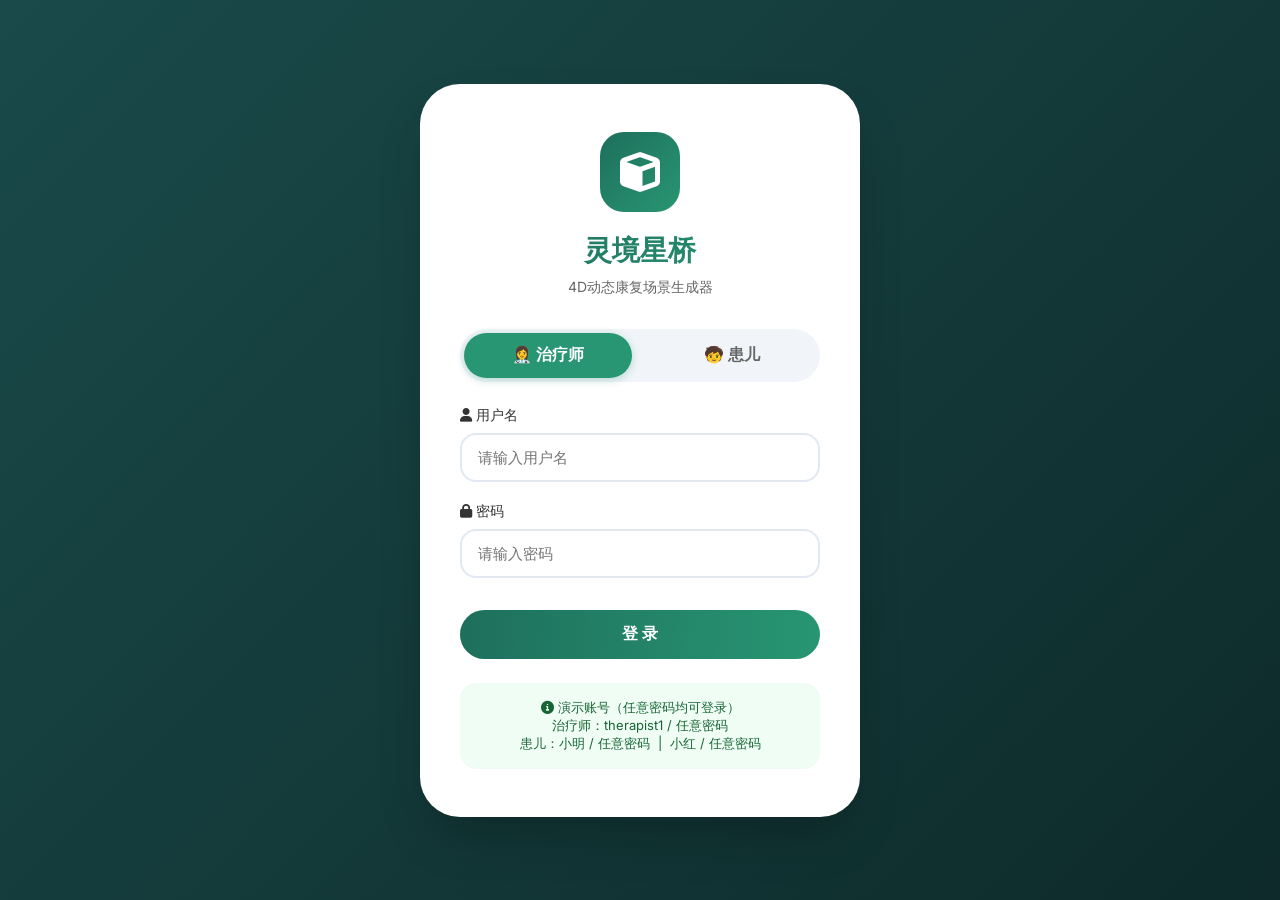
<file: login.html>
<!DOCTYPE html>
<html lang="zh-CN">
<head>
    <meta charset="UTF-8">
    <meta name="viewport" content="width=device-width, initial-scale=1.0">
    <title>灵境星桥 - 登录</title>
    <link href="https://fonts.googleapis.com/css2?family=Inter:wght@300;400;500;600;700&display=swap" rel="stylesheet">
    <link rel="stylesheet" href="https://cdnjs.cloudflare.com/ajax/libs/font-awesome/6.0.0-beta3/css/all.min.css">
    <style>
        * { margin: 0; padding: 0; box-sizing: border-box; }
        body {
            font-family: 'Inter', sans-serif;
            min-height: 100vh;
            background: linear-gradient(135deg, #1a4a4a 0%, #0e2a2a 100%);
            display: flex;
            justify-content: center;
            align-items: center;
            padding: 20px;
        }
        .login-container {
            background: white;
            border-radius: 40px;
            padding: 48px 40px;
            width: 100%;
            max-width: 440px;
            box-shadow: 0 25px 50px -12px rgba(0,0,0,0.25);
            text-align: center;
        }
        .logo {
            width: 80px;
            height: 80px;
            background: linear-gradient(135deg, #1E6F5C, #289672);
            border-radius: 24px;
            display: flex;
            align-items: center;
            justify-content: center;
            margin: 0 auto 20px;
        }
        .logo i { font-size: 40px; color: white; }
        h1 {
            font-size: 28px;
            font-weight: 700;
            background: linear-gradient(135deg, #1E6F5C, #289672);
            -webkit-background-clip: text;
            background-clip: text;
            color: transparent;
            margin-bottom: 8px;
        }
        .subtitle { color: #666; margin-bottom: 32px; font-size: 14px; }
        .role-selector {
            display: flex;
            gap: 16px;
            margin-bottom: 24px;
            background: #f1f5f9;
            border-radius: 60px;
            padding: 4px;
        }
        .role-btn {
            flex: 1;
            padding: 12px;
            border: none;
            background: transparent;
            border-radius: 60px;
            font-size: 16px;
            font-weight: 600;
            cursor: pointer;
            transition: all 0.2s;
            color: #666;
        }
        .role-btn.active {
            background: #289672;
            color: white;
            box-shadow: 0 2px 8px rgba(40,150,114,0.3);
        }
        .input-group {
            margin-bottom: 20px;
            text-align: left;
        }
        .input-group label {
            display: block;
            margin-bottom: 8px;
            font-size: 14px;
            font-weight: 500;
            color: #333;
        }
        .input-group input {
            width: 100%;
            padding: 14px 16px;
            border: 2px solid #e2e8f0;
            border-radius: 16px;
            font-size: 15px;
            transition: all 0.2s;
        }
        .input-group input:focus {
            outline: none;
            border-color: #289672;
        }
        .login-btn {
            width: 100%;
            padding: 14px;
            background: linear-gradient(95deg, #1E6F5C, #289672);
            border: none;
            border-radius: 60px;
            font-size: 16px;
            font-weight: 600;
            color: white;
            cursor: pointer;
            margin-top: 12px;
            transition: transform 0.2s;
        }
        .login-btn:hover { transform: scale(1.02); }
        .demo-hint {
            margin-top: 24px;
            padding: 16px;
            background: #f0fdf4;
            border-radius: 16px;
            font-size: 13px;
            color: #166534;
        }
        .error-msg {
            background: #fee2e2;
            color: #dc2626;
            padding: 12px;
            border-radius: 12px;
            margin-bottom: 20px;
            font-size: 13px;
            display: none;
        }
        .loading { opacity: 0.7; pointer-events: none; }
    </style>
</head>
<body>
<div class="login-container">
    <div class="logo">
        <i class="fas fa-cube"></i>
    </div>
    <h1>灵境星桥</h1>
    <p class="subtitle">4D动态康复场景生成器</p>

    <div class="role-selector">
        <button class="role-btn active" data-role="therapist">👩‍⚕️ 治疗师</button>
        <button class="role-btn" data-role="child">🧒 患儿</button>
    </div>

    <div id="errorMsg" class="error-msg"></div>

    <div class="input-group">
        <label><i class="fas fa-user"></i> 用户名</label>
        <input type="text" id="username" placeholder="请输入用户名">
    </div>
    <div class="input-group">
        <label><i class="fas fa-lock"></i> 密码</label>
        <input type="password" id="password" placeholder="请输入密码">
    </div>

    <button id="loginBtn" class="login-btn">登 录</button>

    <div class="demo-hint">
        <i class="fas fa-info-circle"></i> 演示账号（任意密码均可登录）<br>
        治疗师：therapist1 / 任意密码<br>
        患儿：小明 / 任意密码 &nbsp;|&nbsp; 小红 / 任意密码
    </div>
</div>

<script>
    let selectedRole = "therapist";

    // 角色切换
    document.querySelectorAll('.role-btn').forEach(btn => {
        btn.addEventListener('click', () => {
            document.querySelectorAll('.role-btn').forEach(b => b.classList.remove('active'));
            btn.classList.add('active');
            selectedRole = btn.dataset.role;
        });
    });

    function showError(msg) {
        const errorDiv = document.getElementById('errorMsg');
        errorDiv.textContent = msg;
        errorDiv.style.display = 'block';
        setTimeout(() => { errorDiv.style.display = 'none'; }, 3000);
    }

    async function login() {
        const username = document.getElementById('username').value.trim();
        const password = document.getElementById('password').value;

        if (!username || !password) {
            showError('请填写用户名和密码');
            return;
        }

        const btn = document.getElementById('loginBtn');
        btn.classList.add('loading');
        btn.innerHTML = '<i class="fas fa-spinner fa-pulse"></i> 登录中...';

        // 模拟登录延迟（让体验更真实）
        setTimeout(() => {
            // 根据用户名判断角色
            let role = 'child';
            if (username === 'therapist1') {
                role = 'therapist';
            }

            // 构建模拟用户数据
            const mockUser = {
                user_id: username === 'therapist1' ? 1 : 2,
                username: username,
                role: role,
                child_name: username === 'therapist1' ? null : username,
                therapist_id: username === 'therapist1' ? null : 1,
                progress: { bus: 30, supermarket: 20, classroom: 0, park: 0, garden: 0 }
            };

            // 保存登录信息
            localStorage.setItem('token', 'mock_token_' + Date.now());
            localStorage.setItem('user', JSON.stringify(mockUser));

            // 跳转到主页面
            window.location.href = 'index.html';

            btn.classList.remove('loading');
            btn.innerHTML = '登 录';
        }, 500);
    }

    document.getElementById('loginBtn').addEventListener('click', login);
    document.getElementById('password').addEventListener('keypress', (e) => {
        if (e.key === 'Enter') login();
    });
</script>
</body>
</html>
</file>
